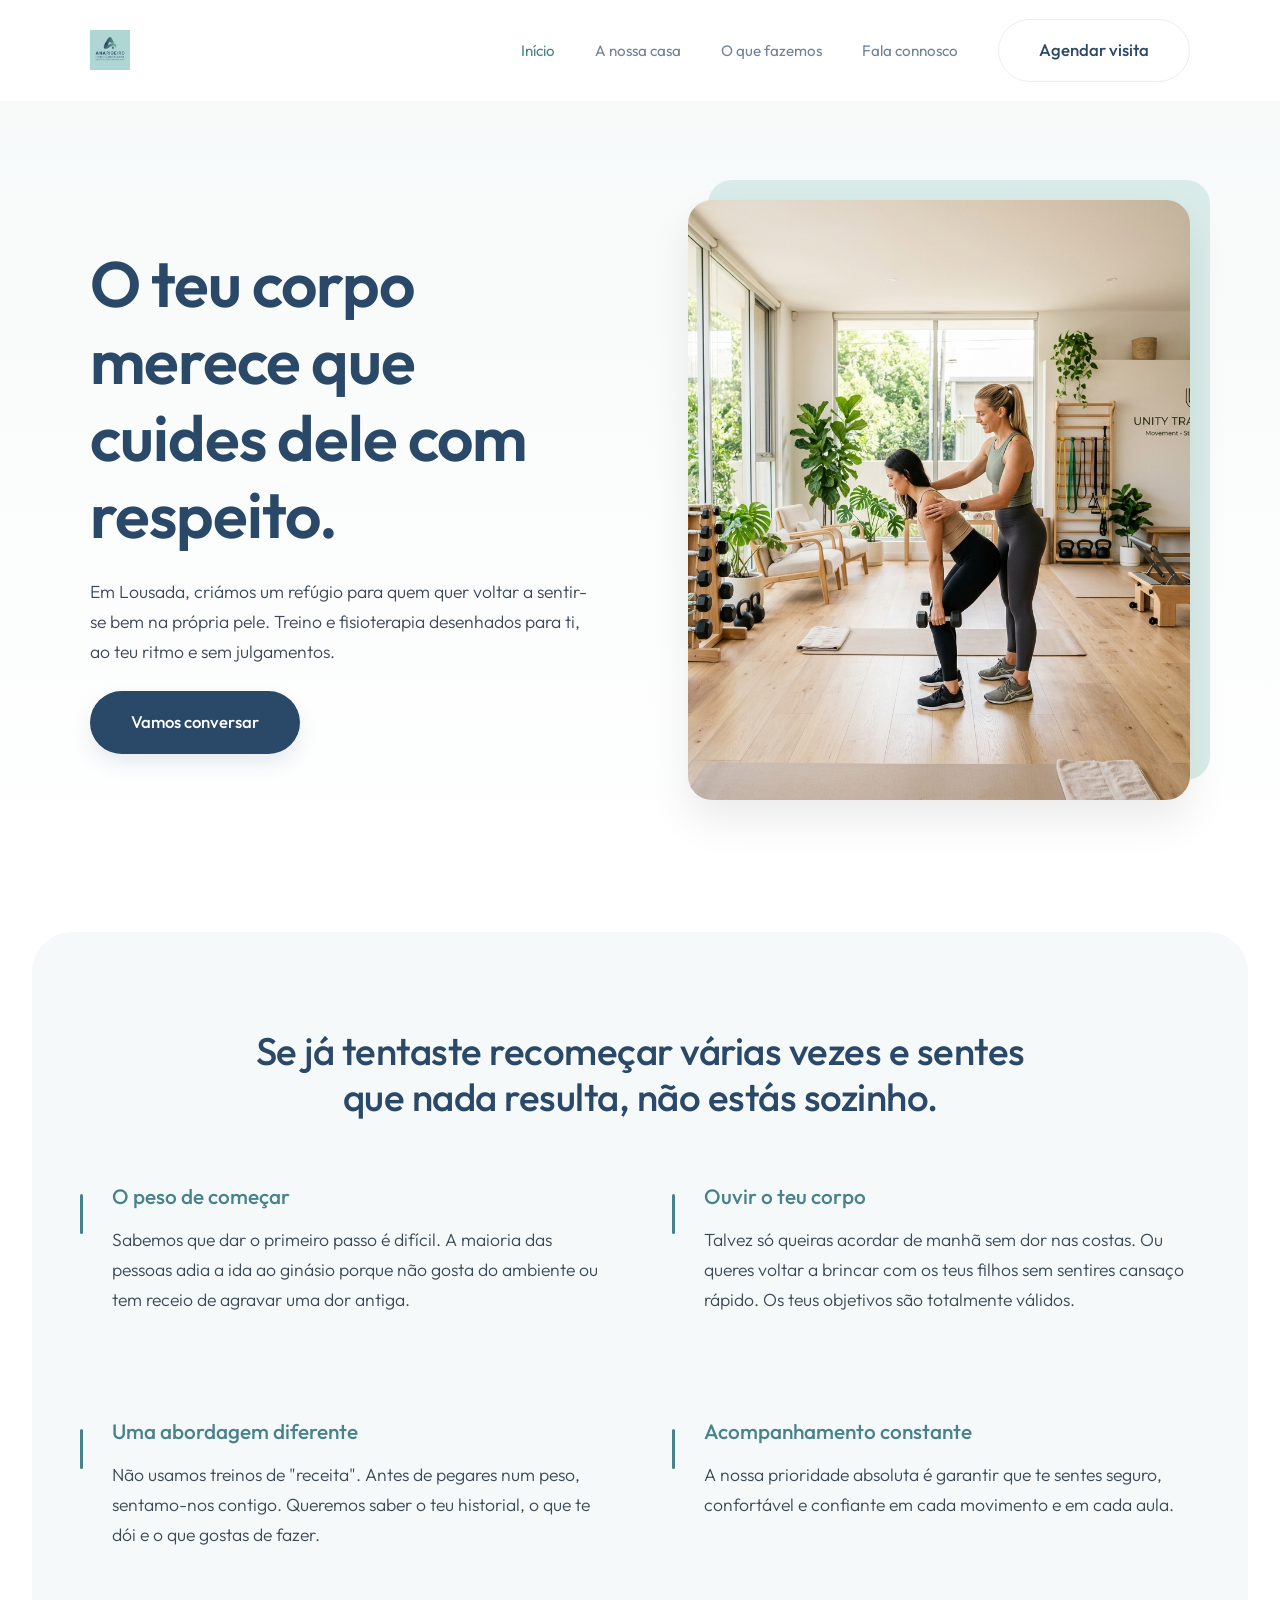
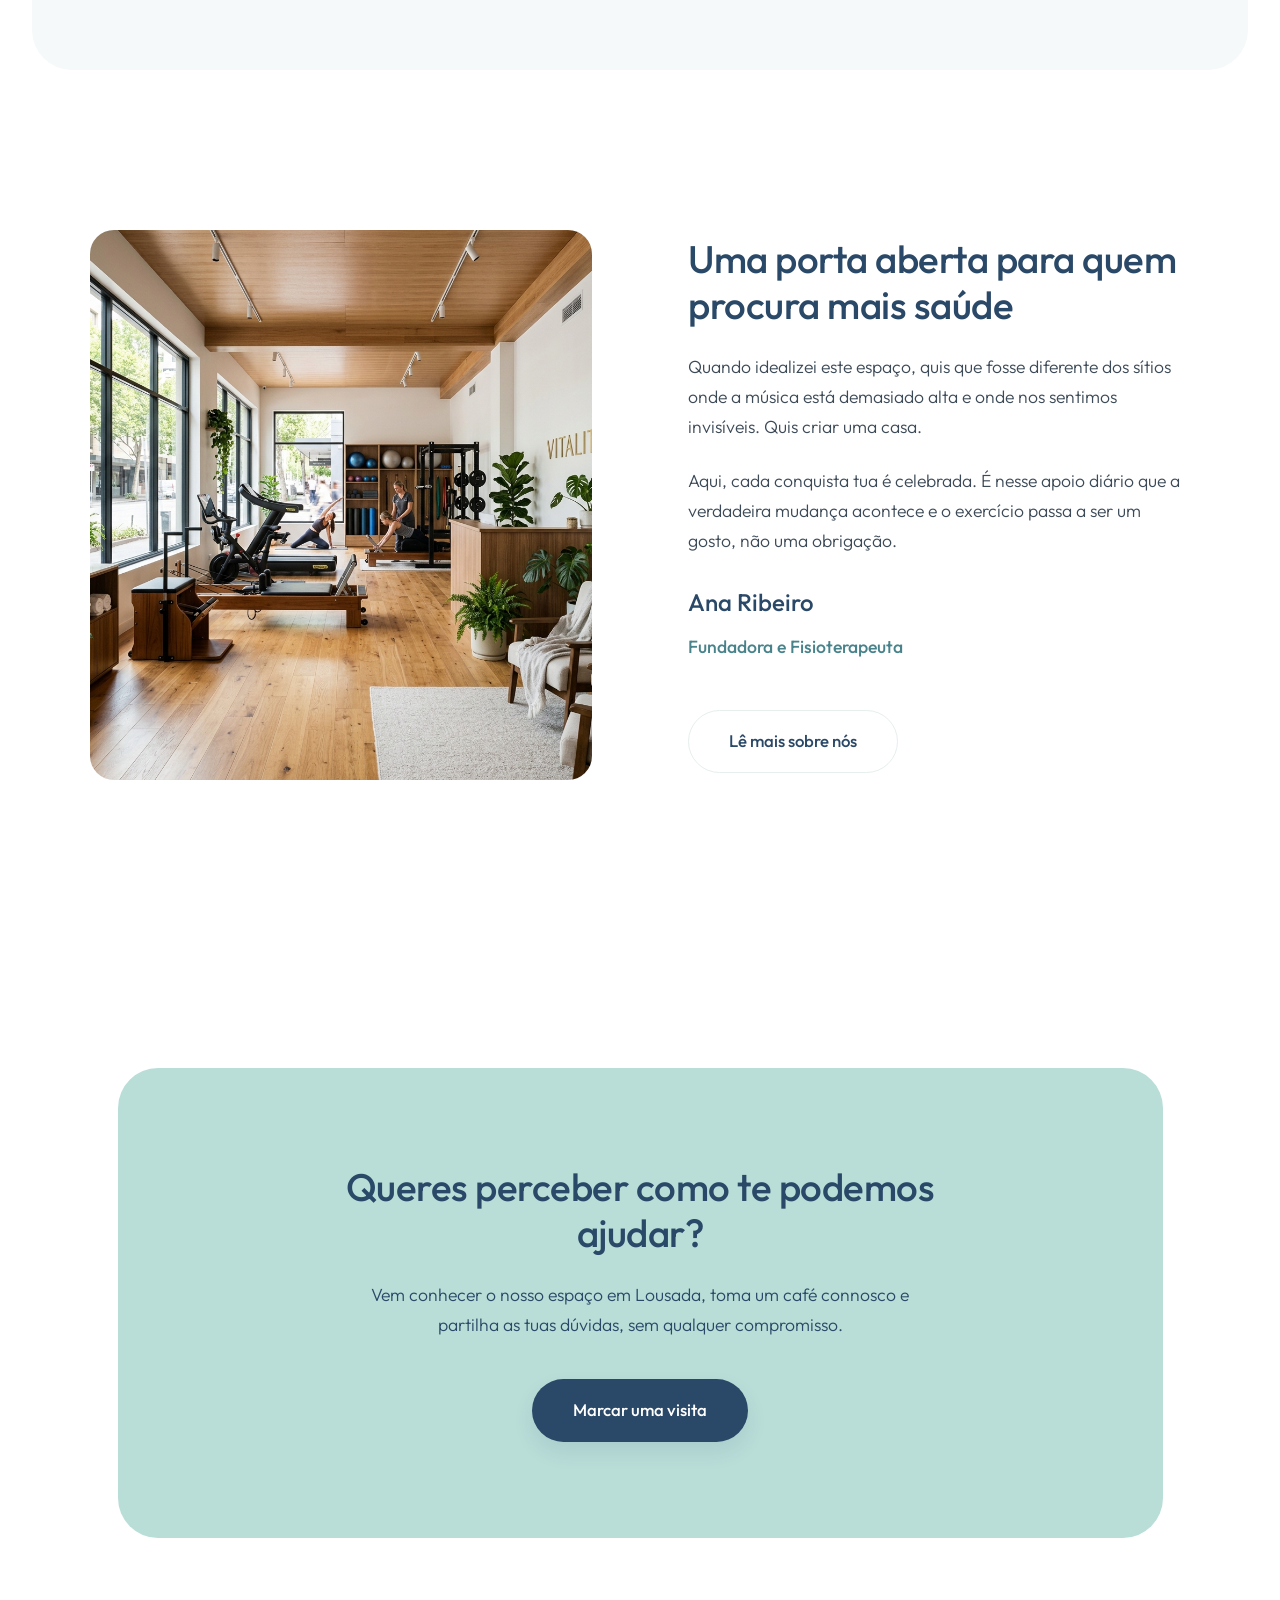
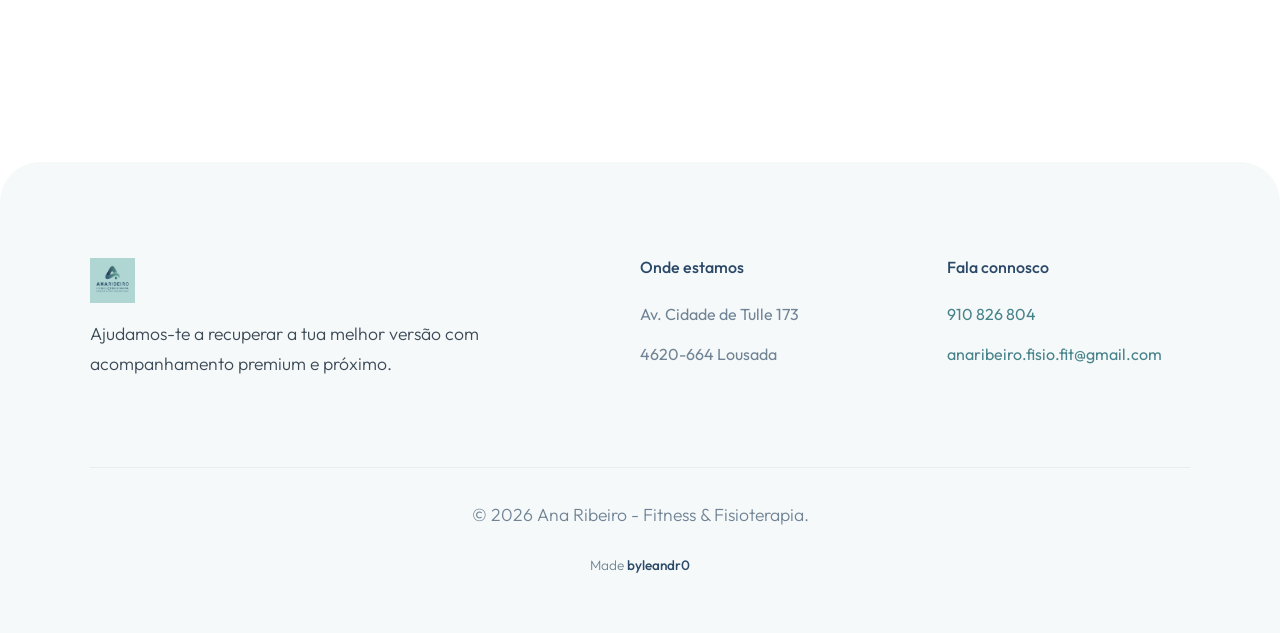
<file: index.html>
<!DOCTYPE html>
<html lang="pt-PT">
<head>
    <meta charset="UTF-8">
    <meta name="viewport" content="width=device-width, initial-scale=1.0">
    <meta name="description" content="Na Ana Ribeiro - Fitness & Fisioterapia ajudamos-te a recuperar o teu bem-estar, respeitando sempre o teu corpo e o teu ritmo.">
    <title>Ana Ribeiro - Fitness & Fisioterapia | Lousada</title>
    <link rel="stylesheet" href="style.css">
    <link rel="stylesheet" href="https://cdnjs.cloudflare.com/ajax/libs/font-awesome/6.0.0/css/all.min.css">
</head>
<body>

    <div id="header-container"></div>

    <header class="hero">
        <div class="container hero-container">
            <div class="hero-content anim-fade-up">
                <h1>O teu corpo merece que cuides dele com respeito.</h1>
                <p>Em Lousada, criámos um refúgio para quem quer voltar a sentir-se bem na própria pele. Treino e fisioterapia desenhados para ti, ao teu ritmo e sem julgamentos.</p>
                <div class="hero-buttons">
                    <a href="contactos.html" class="btn btn-primary">Vamos conversar</a>
                </div>
            </div>
            <div class="hero-image-wrapper anim-scale-up delay-200">
                <img src="assets/hero_training_studio_1782121053849.png" alt="Acompanhamento próximo" class="hero-image parallax-img" data-speed="0.08">
            </div>
        </div>
    </header>

    <section class="section-wrapper anim-fade-up">
        <h2 class="text-center anim-fade-up delay-100" style="max-width: 800px; margin: 0 auto 1rem auto;">Se já tentaste recomeçar várias vezes e sentes que nada resulta, não estás sozinho.</h2>
        
        <div class="text-block-grid">
            <div class="text-item anim-fade-up delay-200">
                <h3>O peso de começar</h3>
                <p>Sabemos que dar o primeiro passo é difícil. A maioria das pessoas adia a ida ao ginásio porque não gosta do ambiente ou tem receio de agravar uma dor antiga.</p>
            </div>
            <div class="text-item anim-fade-up delay-300">
                <h3>Ouvir o teu corpo</h3>
                <p>Talvez só queiras acordar de manhã sem dor nas costas. Ou queres voltar a brincar com os teus filhos sem sentires cansaço rápido. Os teus objetivos são totalmente válidos.</p>
            </div>
            <div class="text-item anim-fade-up delay-200">
                <h3>Uma abordagem diferente</h3>
                <p>Não usamos treinos de "receita". Antes de pegares num peso, sentamo-nos contigo. Queremos saber o teu historial, o que te dói e o que gostas de fazer.</p>
            </div>
            <div class="text-item anim-fade-up delay-300">
                <h3>Acompanhamento constante</h3>
                <p>A nossa prioridade absoluta é garantir que te sentes seguro, confortável e confiante em cada movimento e em cada aula.</p>
            </div>
        </div>
    </section>

    <section class="container about-narrative">
        <div class="narrative-image anim-scale-up">
            <img src="assets/studio_space_1782121100613.png" alt="O nosso espaço acolhedor" class="parallax-img" data-speed="0.04">
        </div>
        <div class="narrative-text anim-fade-up delay-200">
            <h2>Uma porta aberta para quem procura mais saúde</h2>
            <p>Quando idealizei este espaço, quis que fosse diferente dos sítios onde a música está demasiado alta e onde nos sentimos invisíveis. Quis criar uma casa.</p>
            <p>Aqui, cada conquista tua é celebrada. É nesse apoio diário que a verdadeira mudança acontece e o exercício passa a ser um gosto, não uma obrigação.</p>
            <h3 style="margin-top: 2rem; font-size: 1.5rem; color: var(--accent-color);">Ana Ribeiro</h3>
            <p style="color: var(--primary-color); font-weight: 500;">Fundadora e Fisioterapeuta</p>
            <a href="sobre.html" class="btn btn-outline" style="margin-top: 1.5rem;">Lê mais sobre nós</a>
        </div>
    </section>

    <section class="container">
        <div class="section-wrapper anim-fade-up" style="text-align: center; background-color: var(--secondary-color);">
            <h2 style="max-width: 600px; margin: 0 auto 1.5rem auto; color: var(--accent-color);">Queres perceber como te podemos ajudar?</h2>
            <p style="max-width: 600px; margin: 0 auto 2.5rem auto; font-size: 1.1rem; color: var(--accent-color);">Vem conhecer o nosso espaço em Lousada, toma um café connosco e partilha as tuas dúvidas, sem qualquer compromisso.</p>
            <a href="contactos.html" class="btn btn-primary" style="background-color: var(--accent-color);">Marcar uma visita</a>
        </div>
    </section>

    <div id="footer-container"></div>

    <script src="main.js"></script>
</body>
</html>
</file>
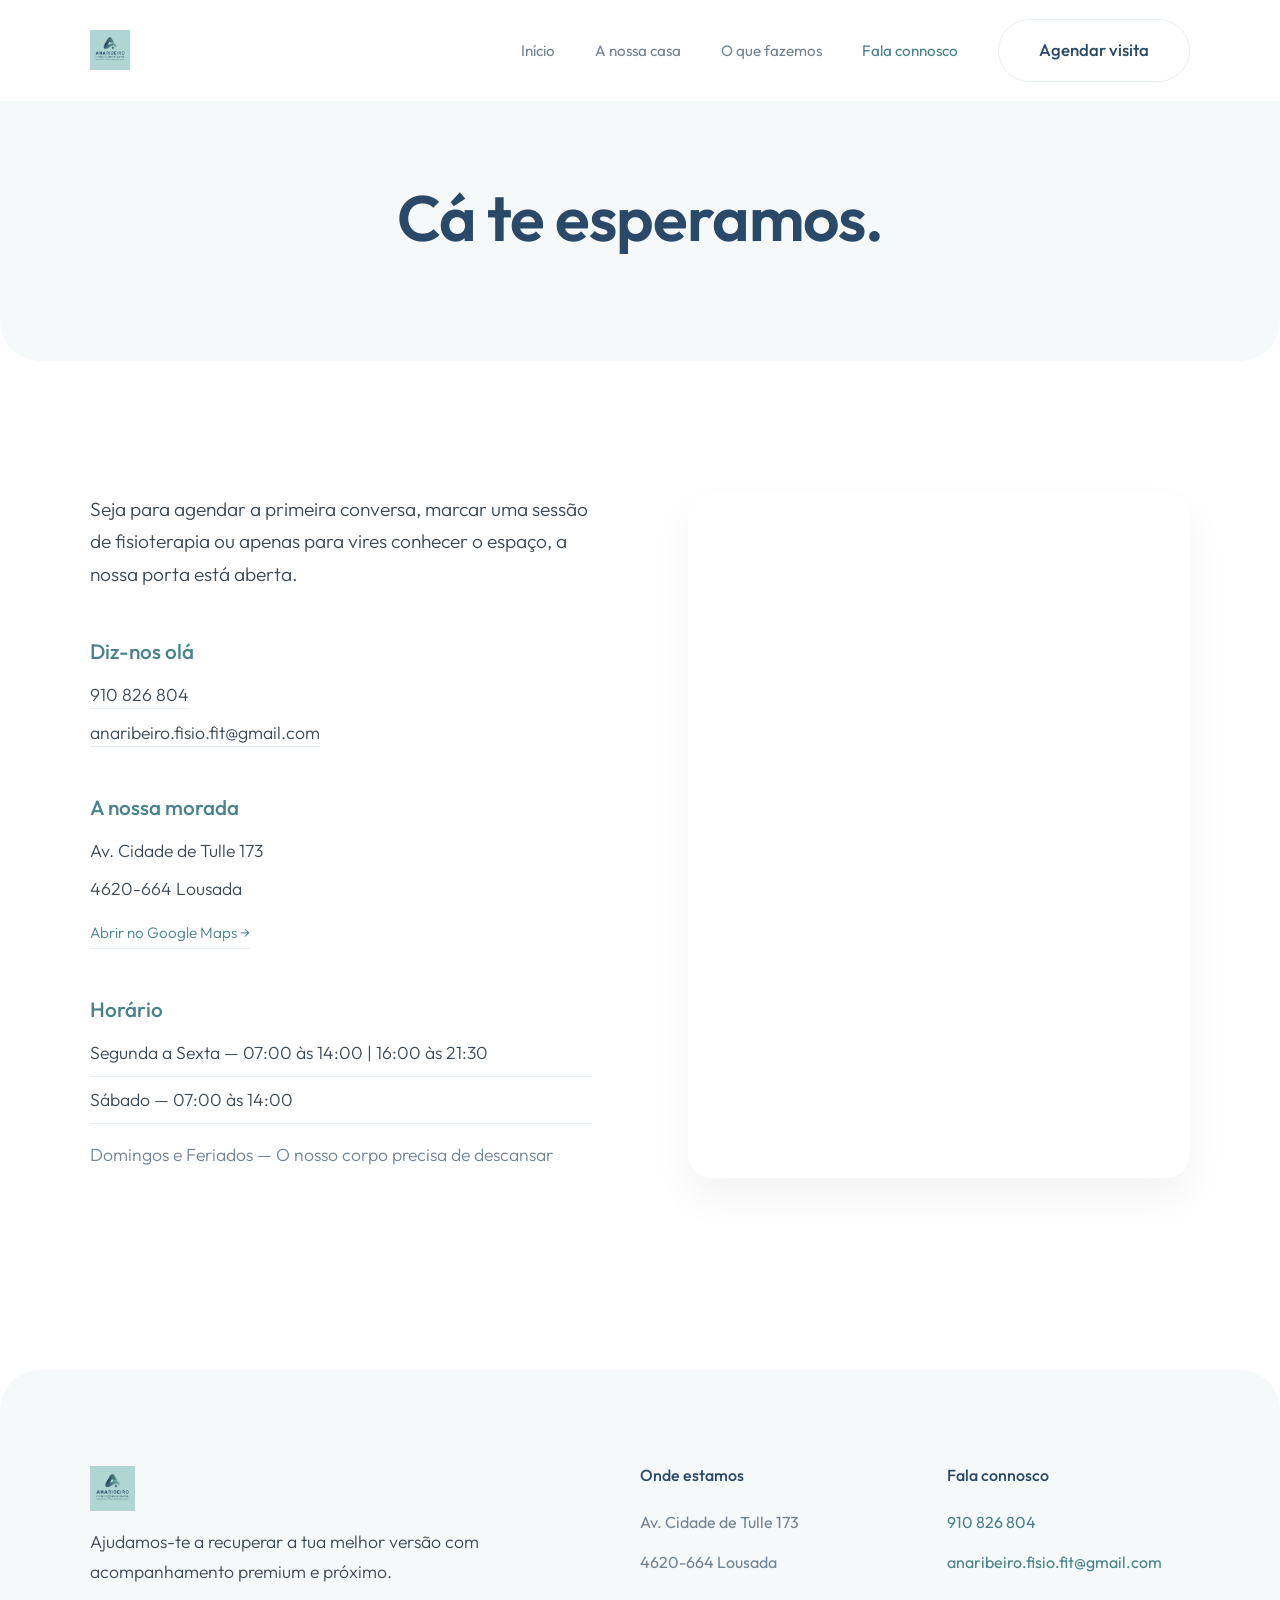
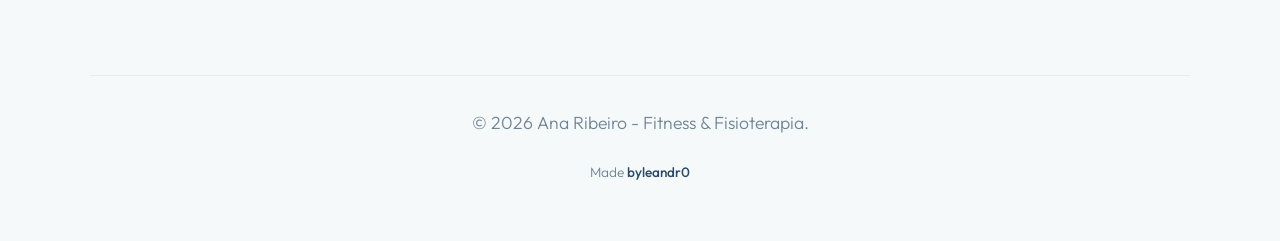
<file: contactos.html>
<!DOCTYPE html>
<html lang="pt-PT">
<head>
    <meta charset="UTF-8">
    <meta name="viewport" content="width=device-width, initial-scale=1.0">
    <meta name="description" content="Entre em contacto com a Ana Ribeiro. Marque a sua avaliação, veja o nosso horário ou saiba como chegar.">
    <title>Fala connosco | Ana Ribeiro - Fitness & Fisioterapia</title>
    <link rel="stylesheet" href="style.css">
    <link rel="stylesheet" href="https://cdnjs.cloudflare.com/ajax/libs/font-awesome/6.0.0/css/all.min.css">
</head>
<body>

    <div id="header-container"></div>

    <header class="page-header">
        <div class="container anim-fade-up">
            <h1>Cá te esperamos.</h1>
        </div>
    </header>

    <section class="container" style="margin-top: -60px;">
        <div class="contact-layout">
            
            <div class="contact-details anim-fade-up">
                <p style="font-size: 1.2rem; margin-bottom: 3rem;">Seja para agendar a primeira conversa, marcar uma sessão de fisioterapia ou apenas para vires conhecer o espaço, a nossa porta está aberta.</p>
                
                <h3>Diz-nos olá</h3>
                <p><a href="tel:00351910826804">910 826 804</a></p>
                <p><a href="mailto:anaribeiro.fisio.fit@gmail.com">anaribeiro.fisio.fit@gmail.com</a></p>
                
                <h3 style="margin-top: 3rem;">A nossa morada</h3>
                <p>Av. Cidade de Tulle 173</p>
                <p>4620-664 Lousada</p>
                <p><a href="https://maps.google.com/?q=Av.+Cidade+de+Tulle+173,+4620-664+Lousada" target="_blank" rel="noopener noreferrer" style="font-size: 0.95rem; display: inline-flex; margin-top: 0.5rem; color: var(--primary-color);">Abrir no Google Maps &rarr;</a></p>
                
                <h3 style="margin-top: 3rem;">Horário</h3>
                <div style="margin-top: 1rem;">
                    <p style="border-bottom: 1px solid var(--border-color); padding-bottom: 0.5rem;">Segunda a Sexta — 07:00 às 14:00 | 16:00 às 21:30</p>
                    <p style="border-bottom: 1px solid var(--border-color); padding-bottom: 0.5rem;">Sábado — 07:00 às 14:00</p>
                    <p style="color: var(--text-light); padding-top: 0.5rem;">Domingos e Feriados — O nosso corpo precisa de descansar</p>
                </div>
            </div>
            
            <div class="anim-scale-up delay-200">
                <iframe 
                    src="https://www.google.com/maps/embed?pb=!1m18!1m12!1m3!1d2994.484210626786!2d-8.283123!3d41.278912!2m3!1f0!2f0!3f0!3m2!1i1024!2i768!4f13.1!3m3!1m2!1s0x0%3A0x0!2zNDHCsDE2JzQ0LjEiTiA4wrAxNicyMy4yIlc!5e0!3m2!1spt-PT!2spt!4v1625656754023!5m2!1spt-PT!2spt" 
                    width="100%" 
                    height="100%" 
                    style="border:0; border-radius: var(--border-radius-lg); min-height: 500px; box-shadow: 0 20px 40px rgba(0,0,0,0.05);" 
                    allowfullscreen="" 
                    loading="lazy">
                </iframe>
            </div>
            
        </div>
    </section>

    <div id="footer-container"></div>

    <script src="main.js"></script>
</body>
</html>
</file>
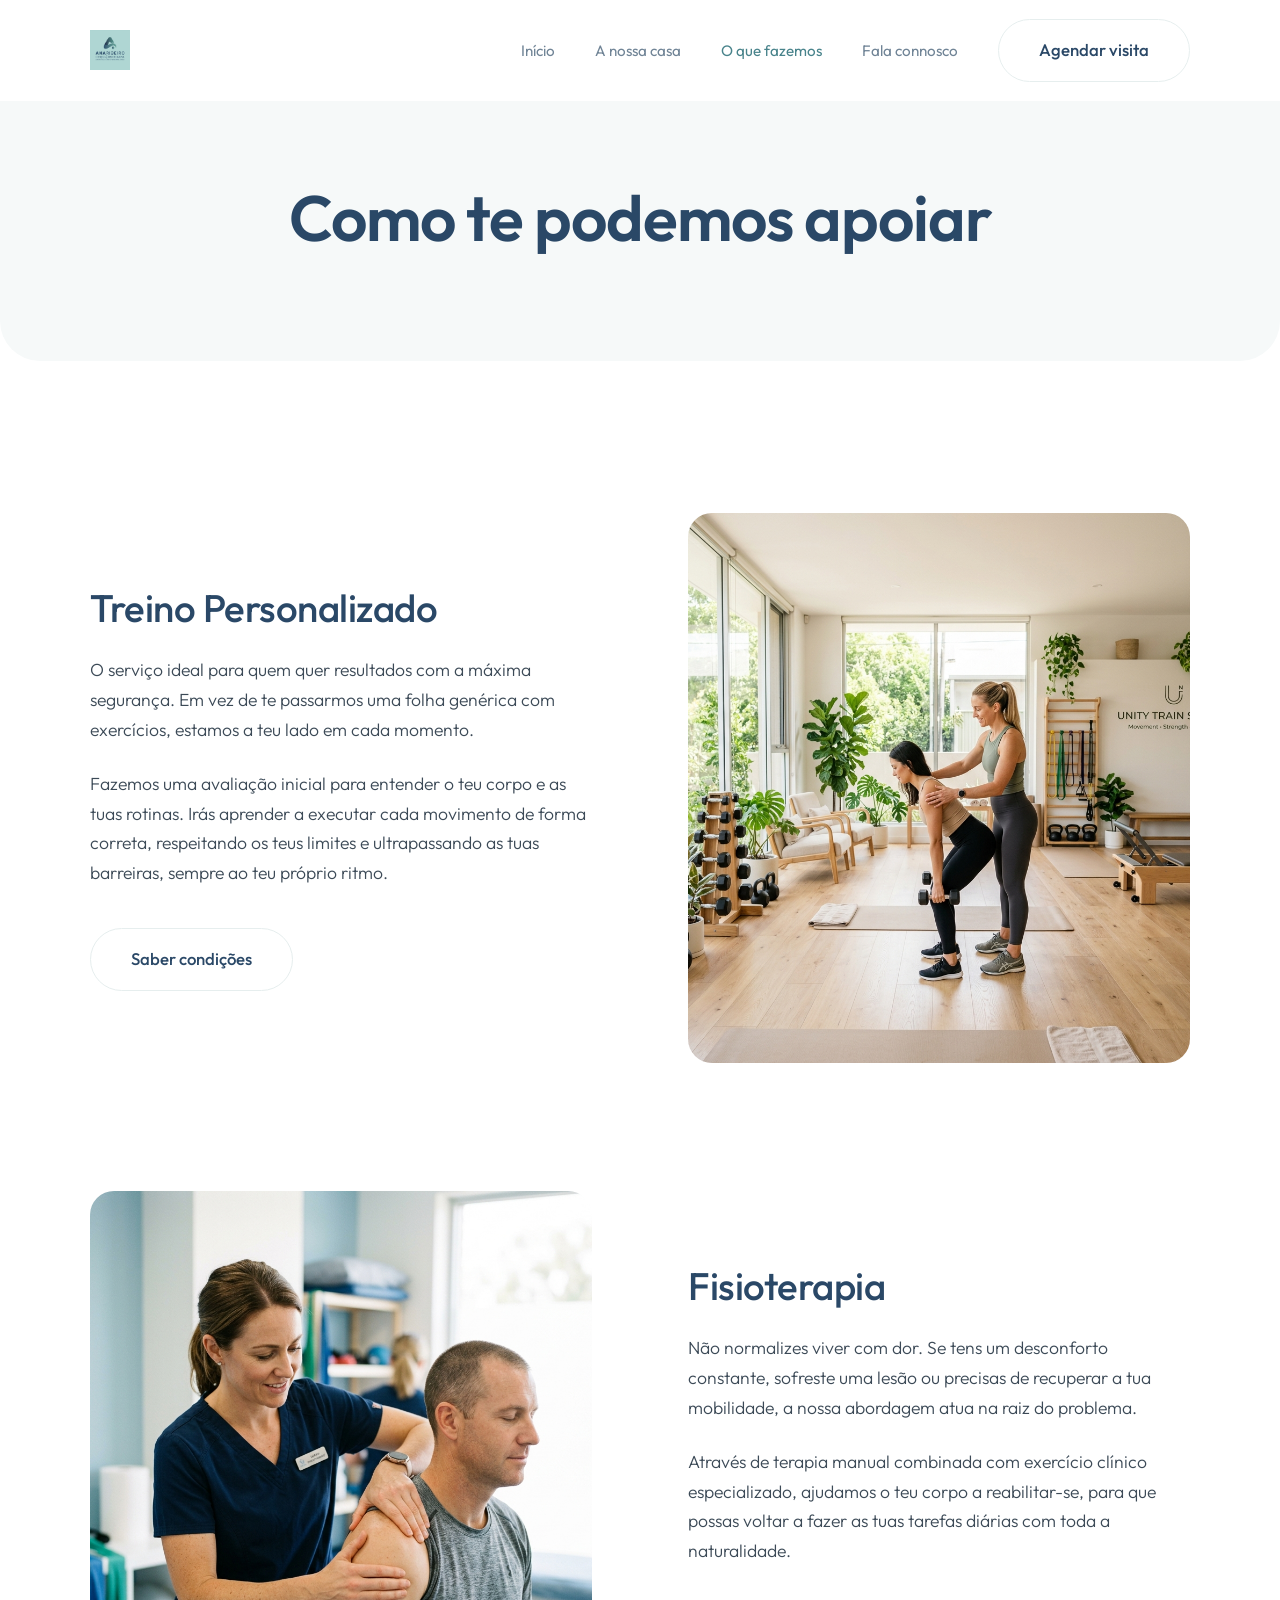
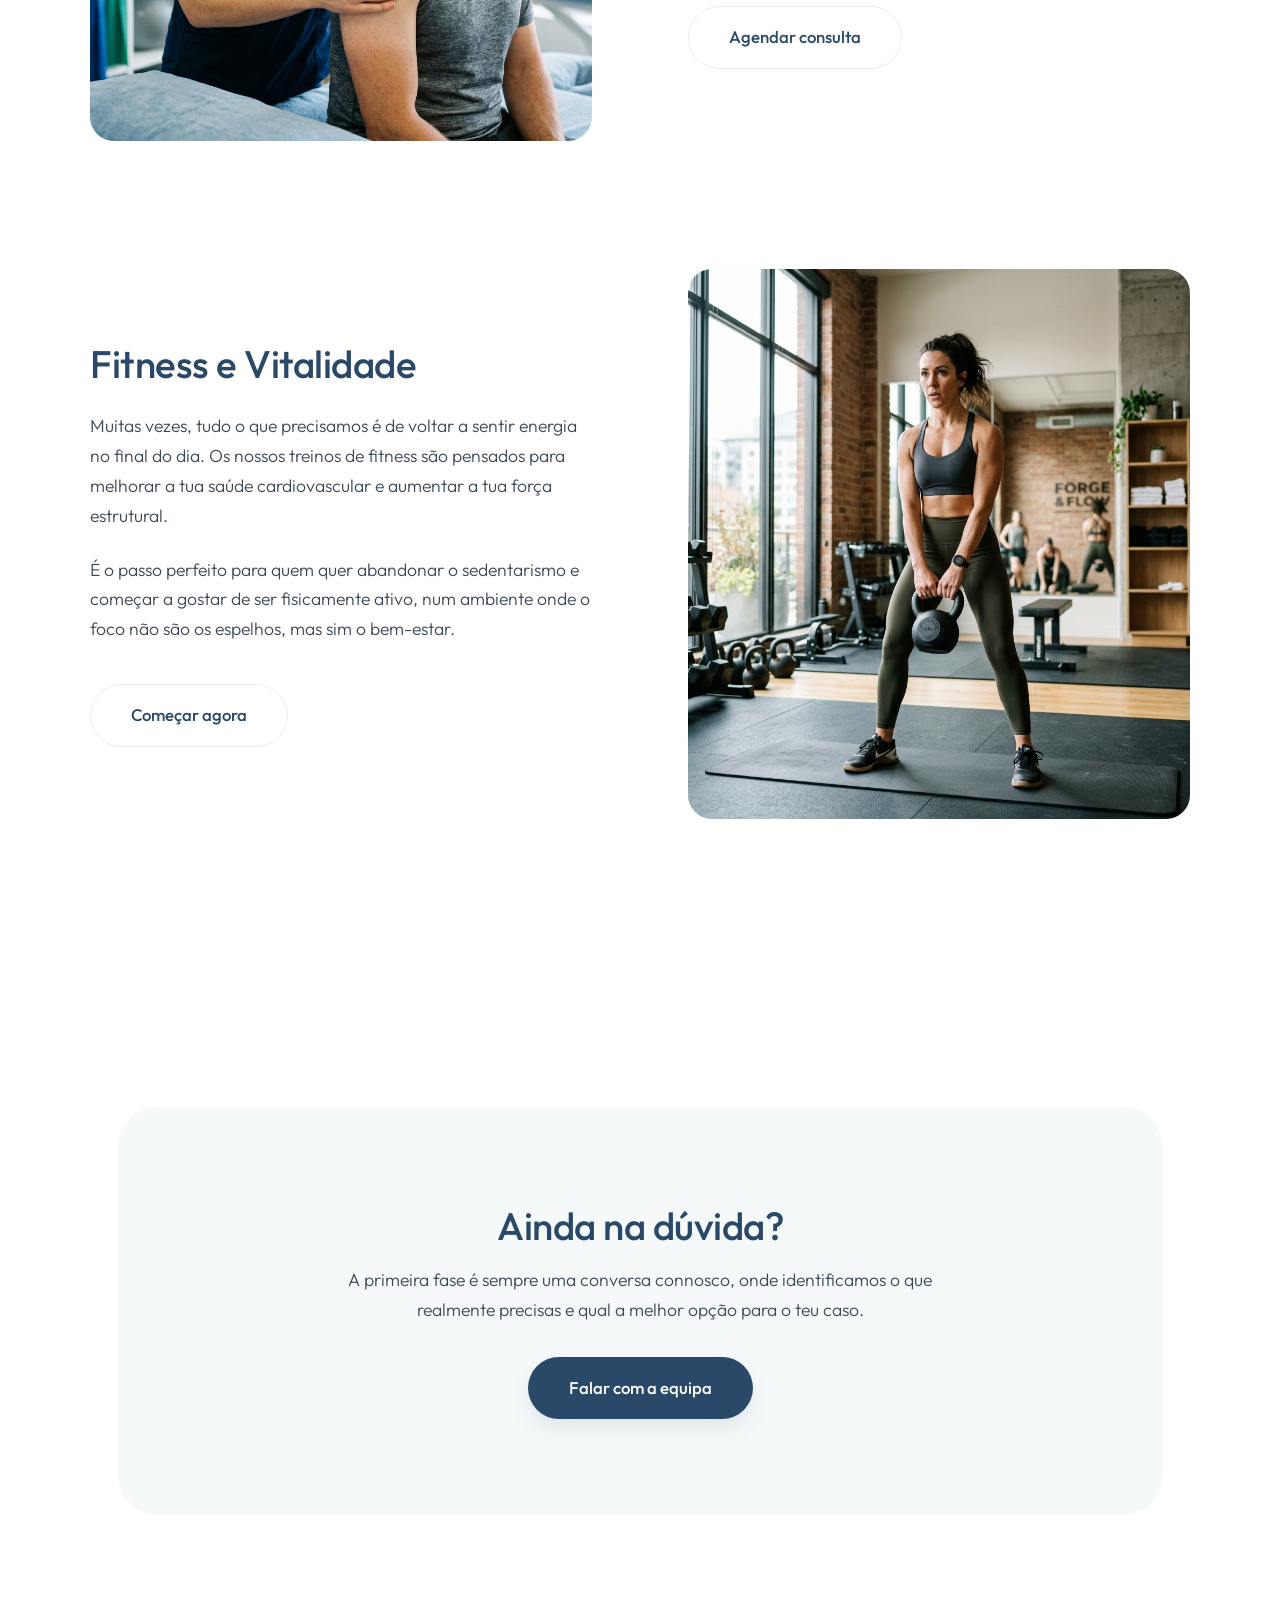
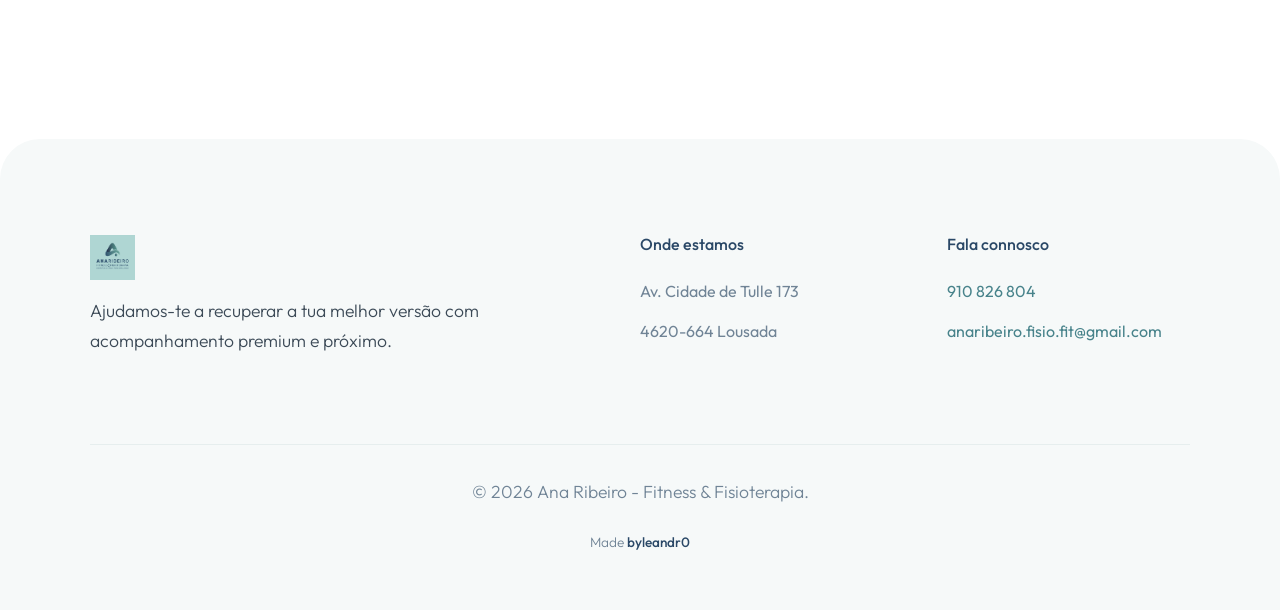
<file: servicos.html>
<!DOCTYPE html>
<html lang="pt-PT">
<head>
    <meta charset="UTF-8">
    <meta name="viewport" content="width=device-width, initial-scale=1.0">
    <meta name="description" content="Descubra a nossa abordagem para treino personalizado, fitness e fisioterapia. Planos focados nas suas necessidades reais.">
    <title>O que fazemos | Ana Ribeiro - Fitness & Fisioterapia</title>
    <link rel="stylesheet" href="style.css">
    <link rel="stylesheet" href="https://cdnjs.cloudflare.com/ajax/libs/font-awesome/6.0.0/css/all.min.css">
</head>
<body>

    <div id="header-container"></div>

    <header class="page-header">
        <div class="container anim-fade-up">
            <h1>Como te podemos apoiar</h1>
        </div>
    </header>

    <section class="container">
        
        <div class="about-narrative" style="margin-bottom: 8rem; margin-top: -40px;">
            <div class="narrative-text anim-fade-up">
                <h2>Treino Personalizado</h2>
                <p>O serviço ideal para quem quer resultados com a máxima segurança. Em vez de te passarmos uma folha genérica com exercícios, estamos a teu lado em cada momento.</p>
                <p>Fazemos uma avaliação inicial para entender o teu corpo e as tuas rotinas. Irás aprender a executar cada movimento de forma correta, respeitando os teus limites e ultrapassando as tuas barreiras, sempre ao teu próprio ritmo.</p>
                <a href="contactos.html" class="btn btn-outline mt-3">Saber condições</a>
            </div>
            <div class="narrative-image anim-scale-up delay-200">
                <img src="assets/hero_training_studio_1782121053849.png" alt="Sessão de treino personalizado" class="parallax-img" data-speed="0.04">
            </div>
        </div>
        
        <div class="about-narrative" style="margin-bottom: 8rem;">
            <div class="narrative-image anim-scale-up">
                <img src="assets/physiotherapy_care_1782121068974.png" alt="Sessão de fisioterapia" class="parallax-img" data-speed="0.04">
            </div>
            <div class="narrative-text anim-fade-up delay-200">
                <h2>Fisioterapia</h2>
                <p>Não normalizes viver com dor. Se tens um desconforto constante, sofreste uma lesão ou precisas de recuperar a tua mobilidade, a nossa abordagem atua na raiz do problema.</p>
                <p>Através de terapia manual combinada com exercício clínico especializado, ajudamos o teu corpo a reabilitar-se, para que possas voltar a fazer as tuas tarefas diárias com toda a naturalidade.</p>
                <a href="contactos.html" class="btn btn-outline mt-3">Agendar consulta</a>
            </div>
        </div>

        <div class="about-narrative">
            <div class="narrative-text anim-fade-up">
                <h2>Fitness e Vitalidade</h2>
                <p>Muitas vezes, tudo o que precisamos é de voltar a sentir energia no final do dia. Os nossos treinos de fitness são pensados para melhorar a tua saúde cardiovascular e aumentar a tua força estrutural.</p>
                <p>É o passo perfeito para quem quer abandonar o sedentarismo e começar a gostar de ser fisicamente ativo, num ambiente onde o foco não são os espelhos, mas sim o bem-estar.</p>
                <a href="contactos.html" class="btn btn-outline mt-3">Começar agora</a>
            </div>
            <div class="narrative-image anim-scale-up delay-200">
                <img src="assets/fitness_workout_1782121091632.png" alt="Fitness e vitalidade" class="parallax-img" data-speed="0.04">
            </div>
        </div>

    </section>

    <section class="container">
        <div class="section-wrapper anim-fade-up" style="text-align: center;">
            <h2 style="margin-bottom: 1rem;">Ainda na dúvida?</h2>
            <p style="max-width: 600px; margin: 0 auto 2rem auto; font-size: 1.1rem;">A primeira fase é sempre uma conversa connosco, onde identificamos o que realmente precisas e qual a melhor opção para o teu caso.</p>
            <a href="contactos.html" class="btn btn-primary">Falar com a equipa</a>
        </div>
    </section>

    <div id="footer-container"></div>

    <script src="main.js"></script>
</body>
</html>
</file>
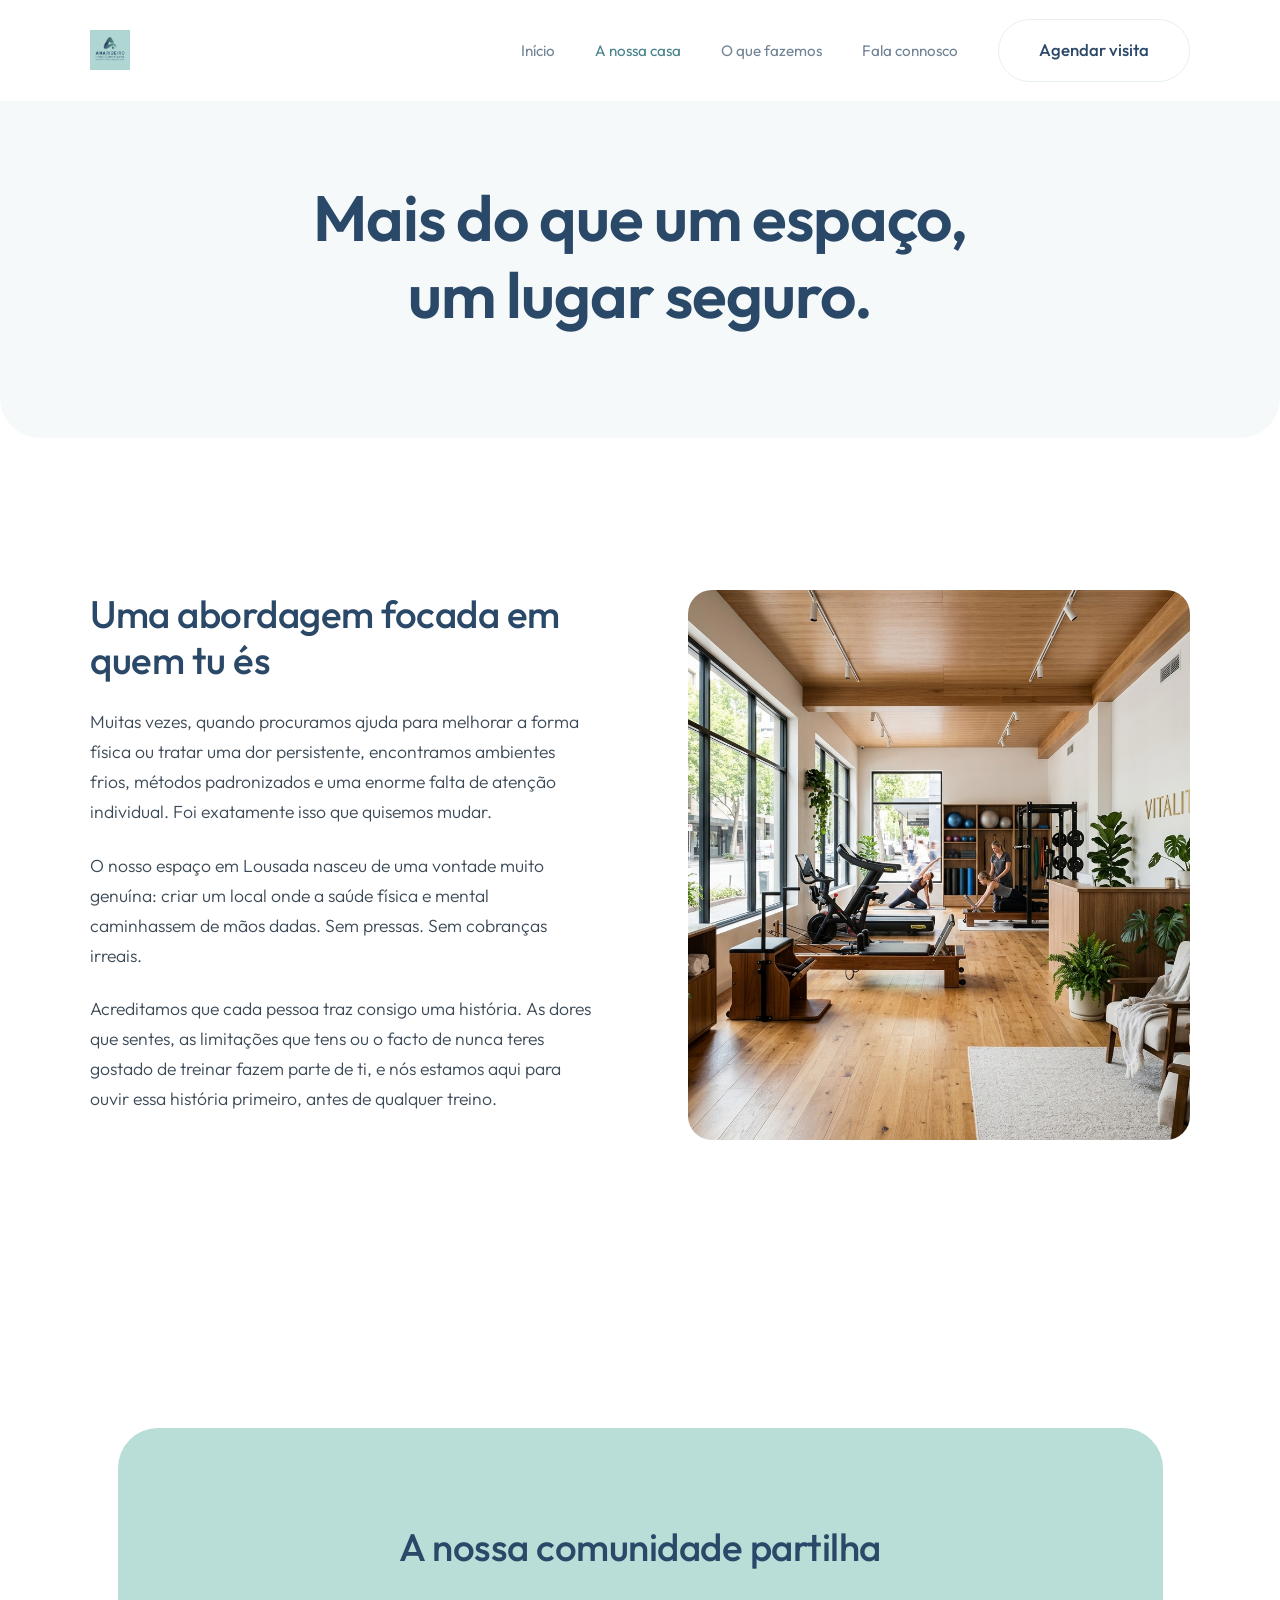
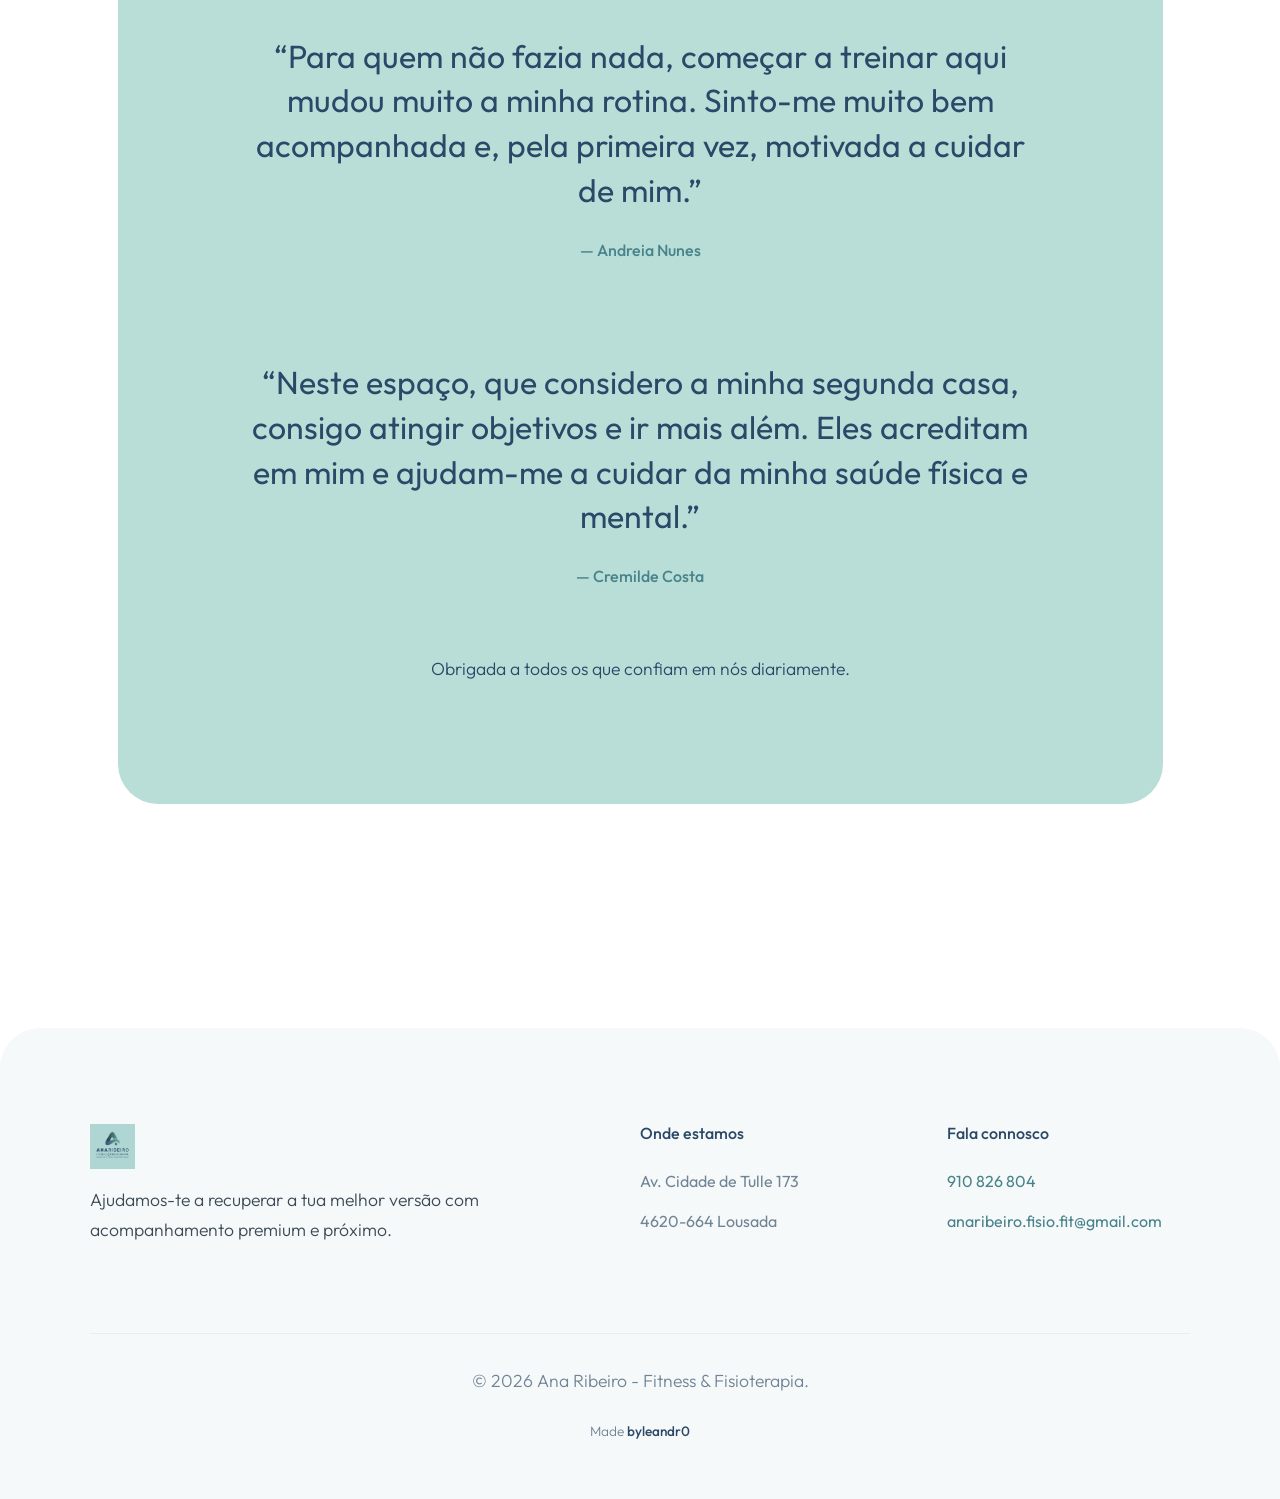
<file: sobre.html>
<!DOCTYPE html>
<html lang="pt-PT">
<head>
    <meta charset="UTF-8">
    <meta name="viewport" content="width=device-width, initial-scale=1.0">
    <meta name="description" content="Conhece a Ana Ribeiro. Acreditamos num espaço onde a fisioterapia e o fitness se unem para um cuidado verdadeiramente humano em Lousada.">
    <title>A nossa casa | Ana Ribeiro - Fitness & Fisioterapia</title>
    <link rel="stylesheet" href="style.css">
    <link rel="stylesheet" href="https://cdnjs.cloudflare.com/ajax/libs/font-awesome/6.0.0/css/all.min.css">
</head>
<body>

    <div id="header-container"></div>

    <header class="page-header">
        <div class="container anim-fade-up">
            <h1>Mais do que um espaço,<br>um lugar seguro.</h1>
        </div>
    </header>

    <section class="container about-narrative" style="margin-top: -40px;">
        <div class="narrative-text anim-fade-up">
            <h2>Uma abordagem focada em quem tu és</h2>
            <p>Muitas vezes, quando procuramos ajuda para melhorar a forma física ou tratar uma dor persistente, encontramos ambientes frios, métodos padronizados e uma enorme falta de atenção individual. Foi exatamente isso que quisemos mudar.</p>
            <p>O nosso espaço em Lousada nasceu de uma vontade muito genuína: criar um local onde a saúde física e mental caminhassem de mãos dadas. Sem pressas. Sem cobranças irreais.</p>
            <p>Acreditamos que cada pessoa traz consigo uma história. As dores que sentes, as limitações que tens ou o facto de nunca teres gostado de treinar fazem parte de ti, e nós estamos aqui para ouvir essa história primeiro, antes de qualquer treino.</p>
        </div>
        <div class="narrative-image anim-scale-up delay-200">
            <img src="assets/studio_space_1782121100613.png" alt="O nosso espaço de Fitness e Fisioterapia em Lousada" class="parallax-img" data-speed="0.06">
        </div>
    </section>

    <section class="container">
        <div class="section-wrapper anim-fade-up" style="background-color: var(--secondary-color);">
            <h2 class="text-center anim-fade-up delay-100" style="margin-bottom: 4rem; color: var(--accent-color);">A nossa comunidade partilha</h2>
            
            <div class="editorial-quotes">
                <div class="quote-item anim-fade-up delay-200">
                    <p>“Para quem não fazia nada, começar a treinar aqui mudou muito a minha rotina. Sinto-me muito bem acompanhada e, pela primeira vez, motivada a cuidar de mim.”</p>
                    <div class="quote-author">— Andreia Nunes</div>
                </div>
                
                <div class="quote-item anim-fade-up delay-300">
                    <p>“Neste espaço, que considero a minha segunda casa, consigo atingir objetivos e ir mais além. Eles acreditam em mim e ajudam-me a cuidar da minha saúde física e mental.”</p>
                    <div class="quote-author">— Cremilde Costa</div>
                </div>
            </div>
            
            <p class="text-center mt-4 anim-fade-up delay-400" style="color: var(--accent-color); opacity: 0.8; margin-top: 4rem;">Obrigada a todos os que confiam em nós diariamente.</p>
        </div>
    </section>

    <div id="footer-container"></div>

    <script src="main.js"></script>
</body>
</html>
</file>
<file: style.css>
/* ===== VARIABLES & FONTS ===== */
@import url('https://fonts.googleapis.com/css2?family=Outfit:wght@300;400;500;600;700&display=swap');

:root {
    /* Cores do Logótipo Ana Ribeiro */
    --primary-color: #48838B; /* Teal médio */
    --primary-hover: #3C6D75;
    --secondary-color: #B9DED8; /* Menta claro */
    --accent-color: #2A4867; /* Azul Ardósia escuro */
    
    --text-main: #3C4A57; 
    --text-light: #708496;
    --bg-main: #FFFFFF;
    --bg-soft: #F6F9F9; /* Fundo muito suave para quebras */
    --border-color: #E6EEEE;
    
    --font-main: 'Outfit', sans-serif;
    
    --transition-fast: 0.3s cubic-bezier(0.25, 0.8, 0.25, 1);
    --transition-slow: 0.6s cubic-bezier(0.22, 1, 0.36, 1);
    --border-radius-lg: 24px;
    --border-radius-sm: 12px;
}

/* ===== RESET & GLOBAL ===== */
* {
    margin: 0;
    padding: 0;
    box-sizing: border-box;
}

html {
    scroll-behavior: smooth;
    overflow-x: hidden;
}

body {
    font-family: var(--font-main);
    color: var(--text-main);
    background-color: var(--bg-main);
    line-height: 1.7;
    -webkit-font-smoothing: antialiased;
    overflow-x: hidden;
}

a {
    text-decoration: none;
    color: var(--primary-color);
    transition: var(--transition-fast);
}

ul {
    list-style: none;
}

img {
    max-width: 100%;
    height: auto;
    display: block;
    border-radius: var(--border-radius-lg);
}

.container {
    width: 88%;
    max-width: 1100px;
    margin: 0 auto;
}

.text-center { text-align: center; }
.mt-3 { margin-top: 1rem; }
.mt-4 { margin-top: 2rem; }
.w-100 { width: 100%; }

/* ===== TYPOGRAPHY ===== */
h1, h2, h3, h4 {
    font-family: var(--font-main);
    color: var(--accent-color);
    line-height: 1.2;
}

h1 { 
    font-size: clamp(2.5rem, 5vw, 4rem); 
    font-weight: 600; 
    letter-spacing: -1px; 
    margin-bottom: 1.5rem;
}

h2 { 
    font-size: clamp(2rem, 3vw, 2.5rem); 
    font-weight: 500; 
    letter-spacing: -0.5px;
    margin-bottom: 1.5rem; 
}

h3 { 
    font-size: 1.3rem; 
    font-weight: 500;
    margin-bottom: 1rem; 
    color: var(--primary-color);
}

p {
    margin-bottom: 1.5rem;
    font-size: 1.1rem;
    font-weight: 300;
}

strong {
    font-weight: 500;
    color: var(--accent-color);
}

/* ===== BUTTONS ===== */
.btn {
    display: inline-flex;
    align-items: center;
    justify-content: center;
    padding: 1rem 2.5rem;
    border-radius: 50px;
    font-weight: 500;
    font-size: 1.05rem;
    cursor: pointer;
    border: 1px solid transparent;
    transition: var(--transition-fast);
    gap: 0.8rem;
}

.btn-primary {
    background-color: var(--accent-color);
    color: white;
    box-shadow: 0 10px 20px rgba(42, 72, 103, 0.1);
}

.btn-primary:hover {
    background-color: var(--primary-color);
    color: white;
    transform: translateY(-3px);
    box-shadow: 0 15px 25px rgba(72, 131, 139, 0.2);
}

.btn-outline {
    background-color: transparent;
    color: var(--accent-color);
    border-color: var(--border-color);
}

.btn-outline:hover {
    border-color: var(--primary-color);
    color: var(--primary-color);
    background-color: white;
}

/* ===== NAVBAR ===== */
.navbar {
    padding: 1.2rem 0;
    position: fixed;
    top: 0;
    width: 100%;
    background-color: rgba(255, 255, 255, 0.95);
    backdrop-filter: blur(15px);
    z-index: 1000;
    transition: var(--transition-slow);
}

.navbar.scrolled {
    padding: 0.8rem 0;
    box-shadow: 0 4px 20px rgba(0,0,0,0.03);
}

.nav-content {
    display: flex;
    justify-content: space-between;
    align-items: center;
}

.logo img {
    height: 40px;
    width: auto;
    border-radius: 0;
}

.nav-links {
    display: flex;
    align-items: center;
    gap: 2.5rem;
}

.nav-links a:not(.btn) {
    color: var(--text-light);
    font-weight: 400;
    font-size: 0.95rem;
}

.nav-links a:not(.btn):hover, .nav-links a.active-link {
    color: var(--primary-color);
}

.mobile-menu-btn {
    display: none;
    background: none;
    border: none;
    font-size: 1.5rem;
    color: var(--accent-color);
    cursor: pointer;
}

/* ===== HERO SECTION ===== */
.hero {
    padding: 200px 0 100px;
    background: linear-gradient(to bottom, var(--bg-soft) 0%, var(--bg-main) 100%);
    position: relative;
}

.hero-container {
    display: grid;
    grid-template-columns: 1fr 1fr;
    gap: 6rem;
    align-items: center;
}

.hero-content {
    position: relative;
    z-index: 2;
}

.hero-image-wrapper {
    position: relative;
}

.hero-image-wrapper::before {
    content: '';
    position: absolute;
    top: -20px;
    right: -20px;
    bottom: 20px;
    left: 20px;
    background-color: var(--secondary-color);
    border-radius: var(--border-radius-lg);
    z-index: -1;
    opacity: 0.5;
    transition: var(--transition-slow);
}

.hero-image {
    width: 100%;
    height: 600px;
    object-fit: cover;
    box-shadow: 0 20px 40px rgba(0,0,0,0.08);
}

/* ===== SECTION STYLES & SEPARATIONS ===== */
section {
    padding: 8rem 0;
    position: relative;
}

/* Design de separações orgânicas (Background macio com cantos arredondados) */
.section-wrapper {
    background-color: var(--bg-soft);
    border-radius: 40px;
    padding: 6rem 3rem;
    margin: 2rem auto;
    width: 95%;
    max-width: 1300px;
}

.page-header {
    padding: 180px 0 80px;
    background-color: var(--bg-soft);
    text-align: center;
    border-radius: 0 0 40px 40px;
    margin-bottom: 4rem;
}

/* ===== TEXT BLOCKS ===== */
.text-block-grid {
    display: grid;
    grid-template-columns: 1fr 1fr;
    gap: 5rem 4rem;
    margin-top: 4rem;
}

.text-item {
    position: relative;
    padding-left: 2rem;
}

.text-item::before {
    content: '';
    position: absolute;
    left: 0;
    top: 10px;
    height: 40px;
    width: 3px;
    background-color: var(--primary-color);
    border-radius: 4px;
}

/* ===== ABOUT NARRATIVE ===== */
.about-narrative {
    display: grid;
    grid-template-columns: 1fr 1fr;
    gap: 6rem;
    align-items: center;
}

.narrative-image {
    position: relative;
}

.narrative-image img {
    height: 550px;
    object-fit: cover;
}

/* ===== ANIMATIONS & INTERSECTION OBSERVER CLASSES ===== */
.anim-fade-up {
    opacity: 0;
    transform: translateY(40px);
    transition: opacity 0.8s cubic-bezier(0.22, 1, 0.36, 1), transform 0.8s cubic-bezier(0.22, 1, 0.36, 1);
}

.anim-fade-in {
    opacity: 0;
    transition: opacity 1s cubic-bezier(0.22, 1, 0.36, 1);
}

.anim-scale-up {
    opacity: 0;
    transform: scale(0.95);
    transition: opacity 0.8s cubic-bezier(0.22, 1, 0.36, 1), transform 0.8s cubic-bezier(0.22, 1, 0.36, 1);
}

/* Classes ativadas pelo JS */
.is-visible {
    opacity: 1 !important;
    transform: translate(0) scale(1) !important;
}

/* Delay classes para efeitos em cascata (Stagger) */
.delay-100 { transition-delay: 100ms; }
.delay-200 { transition-delay: 200ms; }
.delay-300 { transition-delay: 300ms; }

/* Parallax sutil nas imagens */
.parallax-img {
    will-change: transform;
}

/* ===== QUOTES ===== */
.editorial-quotes {
    display: flex;
    flex-direction: column;
    gap: 6rem;
    margin-top: 4rem;
}

.quote-item {
    max-width: 800px;
    margin: 0 auto;
    text-align: center;
    position: relative;
}

.quote-item p {
    font-size: clamp(1.4rem, 3vw, 2rem);
    color: var(--accent-color);
    font-weight: 400;
    line-height: 1.4;
}

.quote-author {
    font-size: 1rem;
    color: var(--primary-color);
    font-weight: 500;
    margin-top: 1.5rem;
}

/* ===== CONTACTS ===== */
.contact-layout {
    display: grid;
    grid-template-columns: 1fr 1fr;
    gap: 6rem;
}

.contact-details p {
    margin-bottom: 0.5rem;
}

.contact-details a {
    color: var(--text-main);
    border-bottom: 1px solid var(--border-color);
    padding-bottom: 2px;
}

.contact-details a:hover {
    color: var(--primary-color);
    border-color: var(--primary-color);
}

/* ===== FOOTER ===== */
.footer {
    background-color: var(--bg-soft);
    padding: 6rem 0 2rem;
    margin-top: 4rem;
    border-radius: 40px 40px 0 0;
}

.footer-grid {
    display: grid;
    grid-template-columns: 2fr 1fr 1fr;
    gap: 4rem;
    margin-bottom: 4rem;
}

.footer-logo img {
    height: 45px;
    border-radius: 0;
}

.footer h3 {
    font-size: 1rem;
    color: var(--accent-color);
    margin-bottom: 1.5rem;
}

.footer ul li {
    margin-bottom: 0.8rem;
    color: var(--text-light);
}

.footer-bottom {
    text-align: center;
    padding-top: 2rem;
    border-top: 1px solid var(--border-color);
    color: var(--text-light);
    font-size: 0.9rem;
}

/* ===== RESPONSIVE ===== */
@media (max-width: 992px) {
    .hero-container, .about-narrative, .text-block-grid, .contact-layout, .footer-grid {
        grid-template-columns: 1fr;
        gap: 4rem;
    }
    
    .hero { padding: 160px 0 60px; }
    .hero-image-wrapper::before { display: none; }
    
    .section-wrapper {
        padding: 4rem 1.5rem;
        width: 100%;
        border-radius: 20px;
    }
}

@media (max-width: 768px) {
    .nav-links {
        display: none;
        position: absolute;
        top: 100%;
        left: 0;
        width: 100%;
        background-color: rgba(255,255,255,0.98);
        flex-direction: column;
        padding: 2rem;
        border-bottom: 1px solid var(--border-color);
        gap: 1.5rem;
    }
    
    .nav-links.active { display: flex; }
    .mobile-menu-btn { display: block; }
}
</file>
